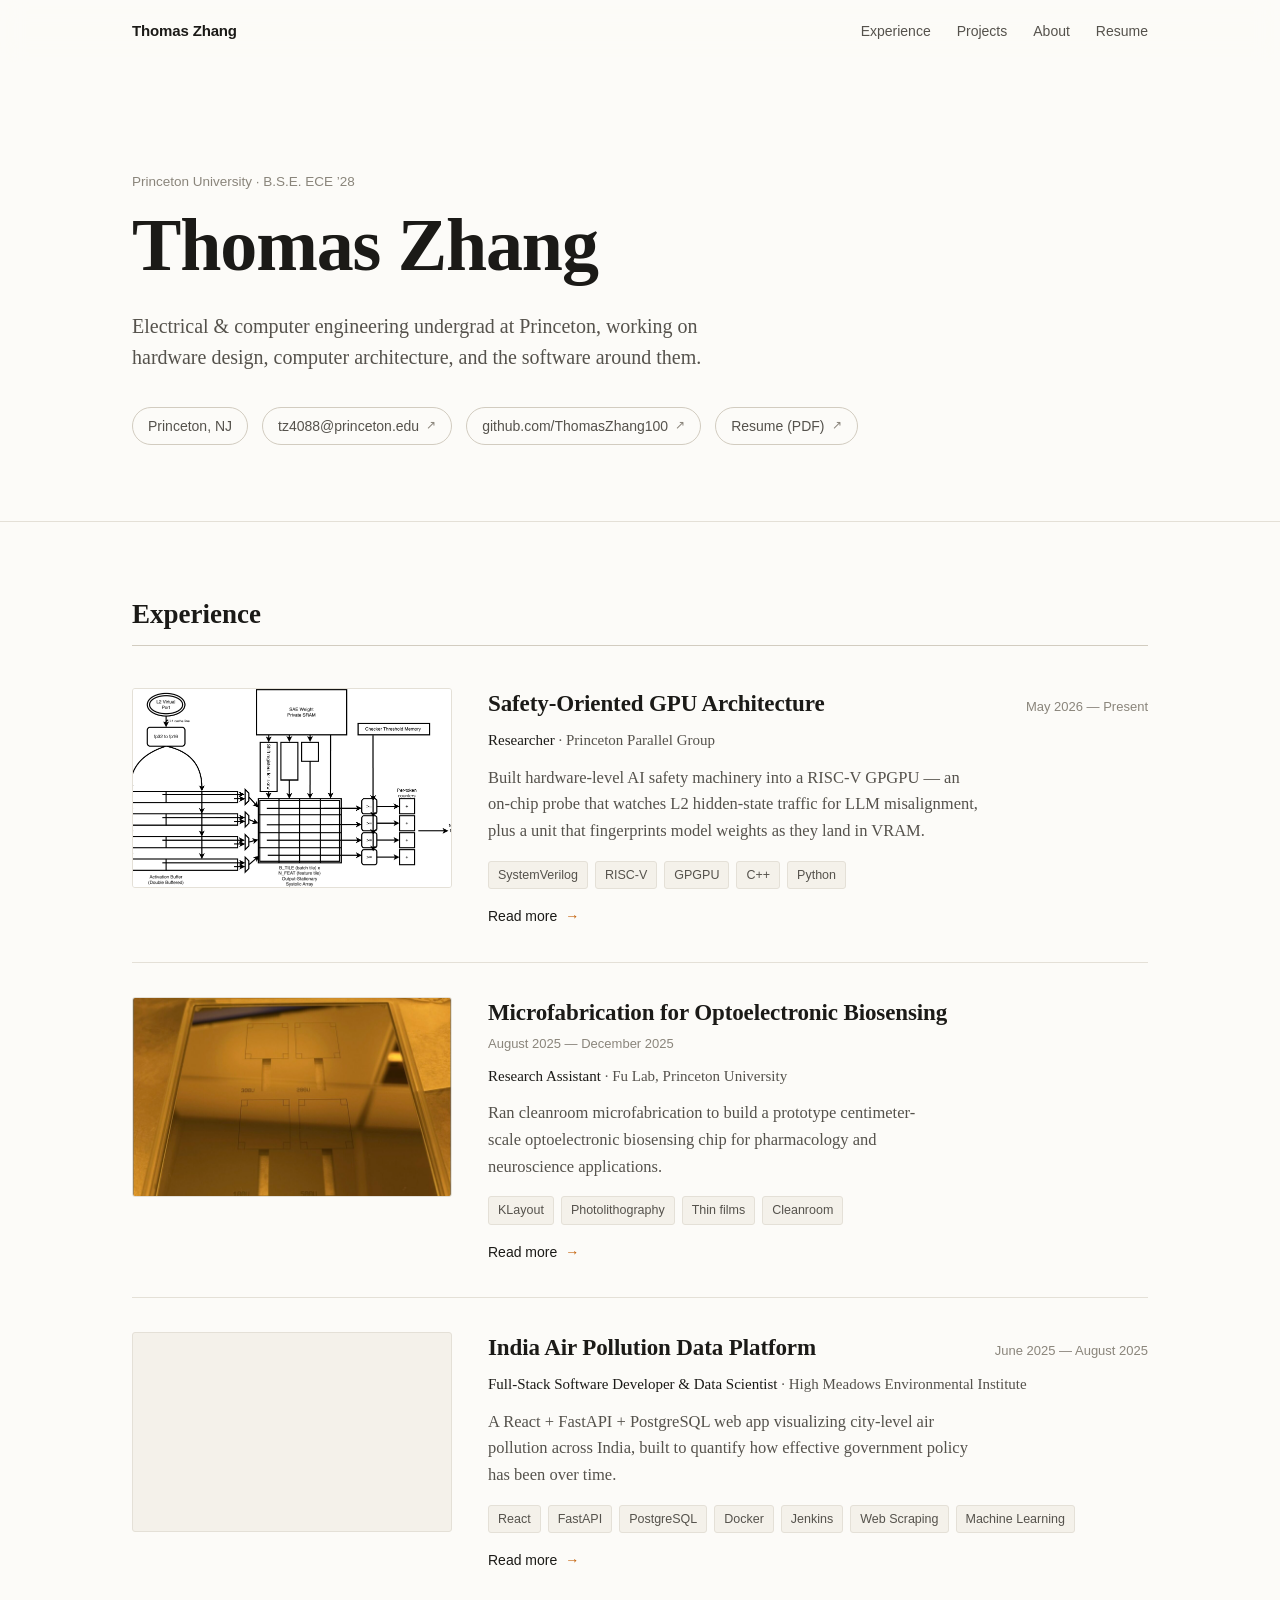
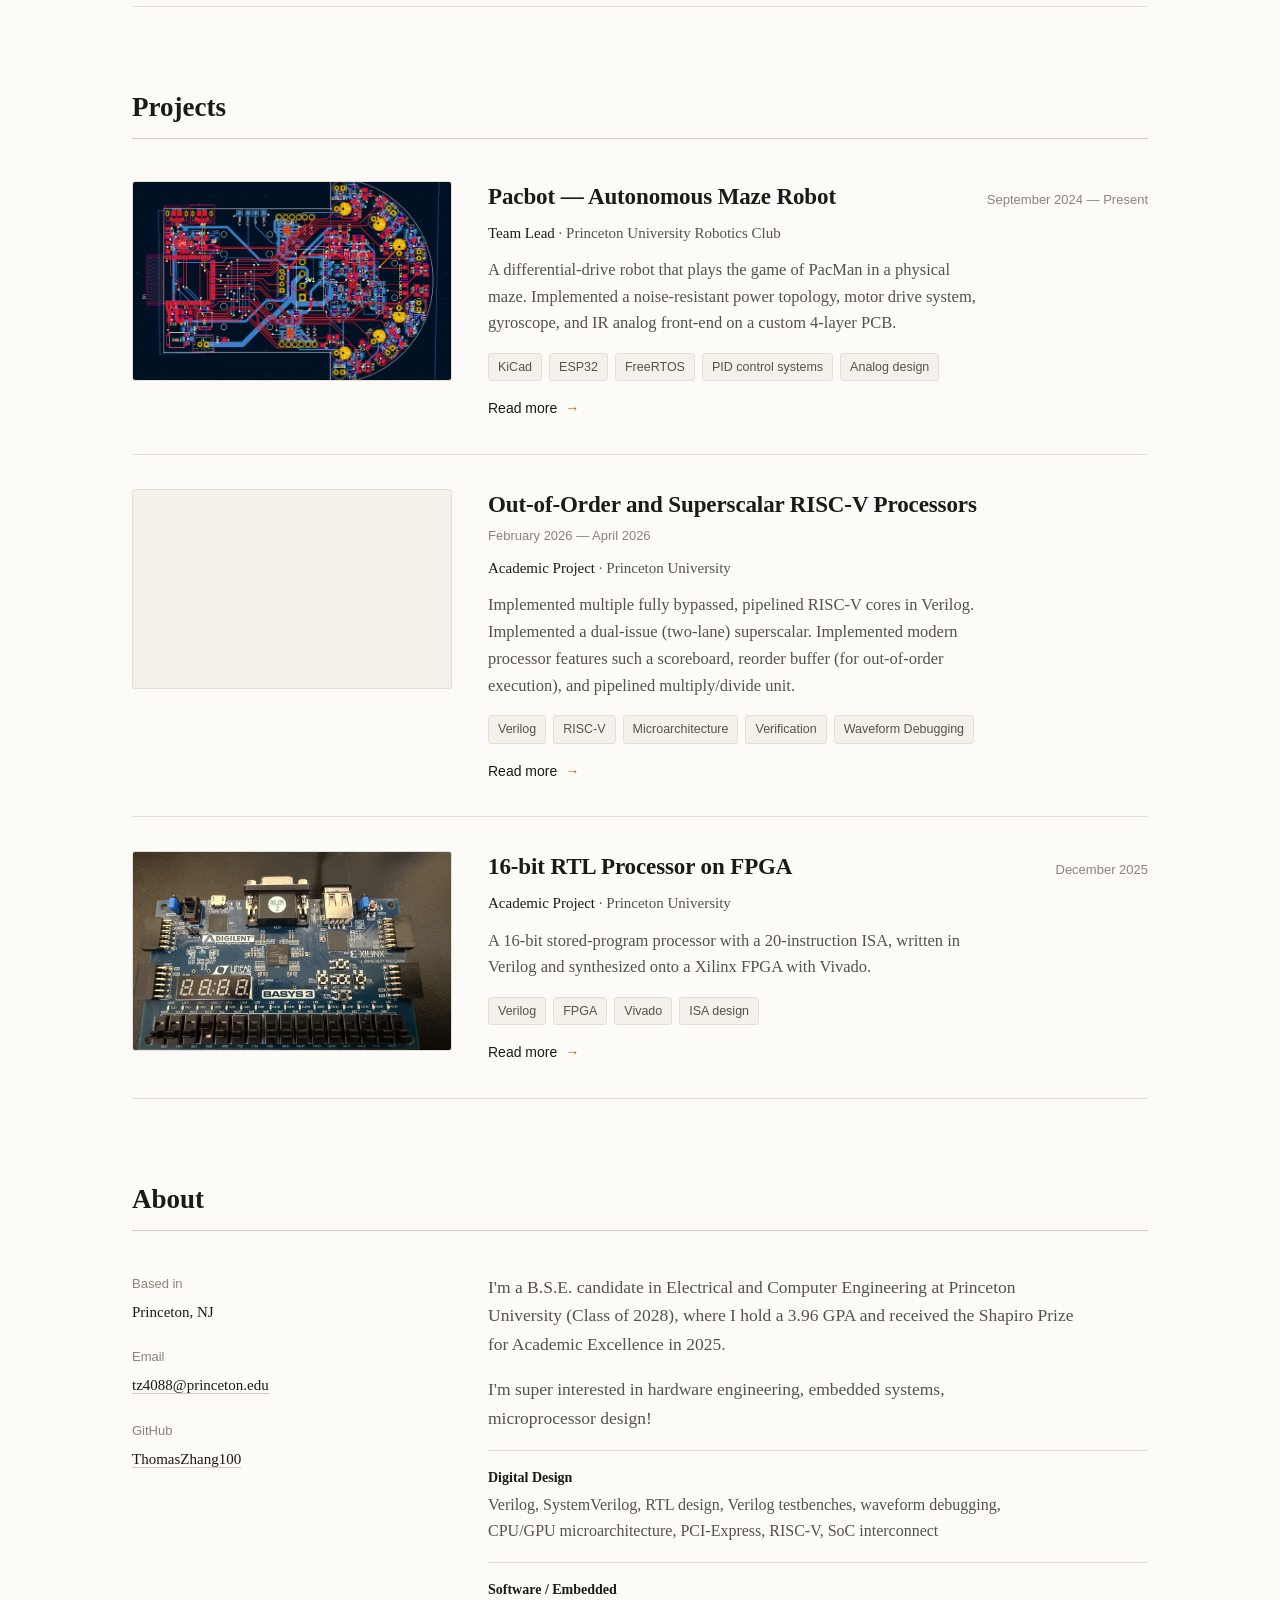
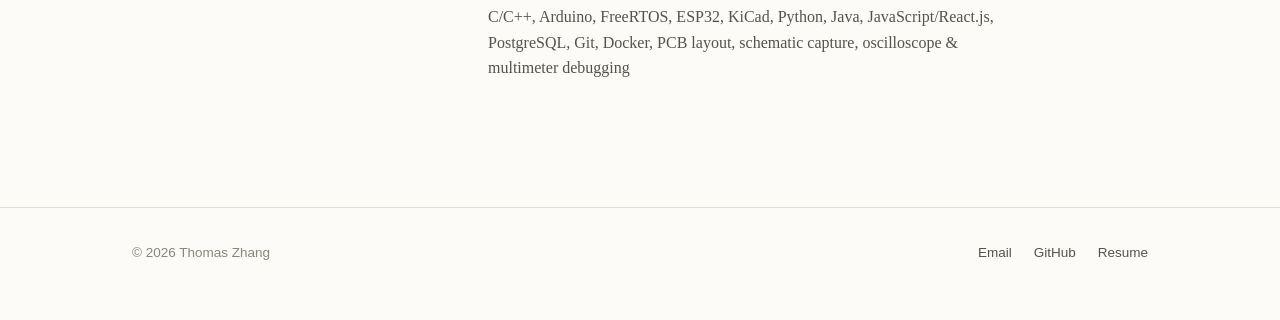
<file: index.html>
<!DOCTYPE html>
<html lang="en">
  <head>
    <meta charset="utf-8" />
    <meta name="viewport" content="width=device-width, initial-scale=1" />
    <title>Thomas Zhang</title>
    <meta
      name="description"
      content="Thomas Zhang — electrical and computer engineering undergraduate at Princeton University. Computer architecture, hardware design, and the software around them."
    />
    <link rel="stylesheet" href="assets/css/style.css" />
    <link
      rel="icon"
      href="data:image/svg+xml,<svg xmlns='http://www.w3.org/2000/svg' viewBox='0 0 100 100'><text y='.9em' font-size='90' font-family='system-ui'>TZ</text></svg>"
    />
  </head>
  <body>
    <header class="site-header" id="siteHeader">
      <div class="wrap">
        <a class="brand" href="index.html">Thomas Zhang</a>
        <nav class="nav">
          <a href="#experience">Experience</a>
          <a href="#projects">Projects</a>
          <a href="#about" class="hide-sm">About</a>
          <a id="navResume" href="#" target="_blank" rel="noopener">Resume</a>
        </nav>
      </div>
    </header>

    <main>
      <section class="hero">
        <div class="wrap">
          <p class="eyebrow" id="heroEyebrow">Princeton University · B.S.E. ECE ’28</p>
          <h1 id="heroName">Thomas Zhang</h1>
          <p class="lede" id="heroTagline"></p>
          <div class="hero-meta" id="heroMeta"></div>
        </div>
      </section>

      <section class="section" id="experience">
        <div class="wrap">
          <div class="section-head">
            <h2>Experience</h2>
          </div>
          <div class="cards" id="cardsExperience"></div>
        </div>
      </section>

      <section class="section" id="projects">
        <div class="wrap">
          <div class="section-head">
            <h2>Projects</h2>
          </div>
          <div class="cards" id="cardsProjects"></div>
        </div>
      </section>

      <section class="section" id="about">
        <div class="wrap">
          <div class="section-head">
            <h2>About</h2>
          </div>
          <div class="about-grid">
            <aside class="about-side" id="aboutSide"></aside>
            <div class="about-main" id="aboutMain"></div>
          </div>
        </div>
      </section>
    </main>

    <footer class="site-footer">
      <div class="wrap">
        <span id="footerNote">© <span id="year"></span> Thomas Zhang</span>
        <div class="footer-links" id="footerLinks"></div>
      </div>
    </footer>

    <script src="assets/js/data.js"></script>
    <script src="assets/js/common.js"></script>
    <script src="assets/js/main.js"></script>
  </body>
</html>
</file>
<file: assets/css/style.css>
/* ============================================================
   Thomas Zhang — personal site
   Warm paper white, hairline rules, no gradients.

   Type: a serif for anything you read (prose, titles), the system
   sans for interface chrome (nav, buttons, tags, dates). The serifs
   are ones that ship with macOS and Windows, so nothing is fetched.
   To go back to an all-sans page, set --text to var(--sans).
   ============================================================ */

:root {
  --bg: #fcfbf8;
  --ink: #1b1a17;
  --ink-soft: #55524c;
  --ink-faint: #8a857b;
  --rule: #e4e0d7;
  --rule-strong: #d2ccc0;
  --surface: #f4f1ea;
  --accent: #c25c00;

  --max: 1080px;
  --pad: 32px;

  --serif: "Iowan Old Style", "Charter", "Palatino Linotype", Palatino,
    "Book Antiqua", Georgia, serif;
  --sans: -apple-system, BlinkMacSystemFont, "Segoe UI", "Helvetica Neue",
    Helvetica, Arial, sans-serif;
  --mono: ui-monospace, SFMono-Regular, "SF Mono", Menlo, Consolas, monospace;
  --text: var(--serif);

  --ease: cubic-bezier(0.22, 0.61, 0.36, 1);
}

* {
  box-sizing: border-box;
}

html {
  scroll-behavior: smooth;
  -webkit-text-size-adjust: 100%;
}

/* No -webkit-font-smoothing here on purpose: forcing greyscale
   antialiasing is what gives a page that thin, uniform, screenshot-y
   look. The OS default renders closer to print. */
body {
  margin: 0;
  background: var(--bg);
  color: var(--ink);
  font-family: var(--text);
  font-size: 17.5px;
  line-height: 1.62;
  text-rendering: optimizeLegibility;
}

img {
  max-width: 100%;
  display: block;
}

a {
  color: inherit;
  text-decoration: none;
}

h1,
h2,
h3,
h4 {
  margin: 0;
  font-family: var(--text);
  font-weight: 600;
  line-height: 1.22;
  text-wrap: balance;
}

p {
  margin: 0 0 1em;
  text-wrap: pretty;
}

::selection {
  background: #2b2822;
  color: var(--bg);
}

/* Interface chrome — anything you click rather than read — stays in the
   system sans, which is what those controls look like everywhere else. */
.nav,
.brand,
.pill,
.tag,
.btn,
.more,
.back,
.card .date,
.entry-meta,
.doc-meta,
.doc-actions,
.site-footer .wrap,
.eyebrow,
.label,
.side-block h4,
.entry-section > h3,
.entry-nav .np span {
  font-family: var(--sans);
}

.wrap {
  max-width: var(--max);
  margin: 0 auto;
  padding: 0 var(--pad);
}

.eyebrow {
  font-size: 13.5px;
  color: var(--ink-faint);
}

/* ----------------------------- header ----------------------------- */

.site-header {
  position: sticky;
  top: 0;
  z-index: 50;
  background: rgba(252, 251, 248, 0.9);
  backdrop-filter: saturate(180%) blur(12px);
  -webkit-backdrop-filter: saturate(180%) blur(12px);
  border-bottom: 1px solid transparent;
  transition: border-color 0.25s var(--ease);
}

.site-header.is-stuck {
  border-bottom-color: var(--rule);
}

.site-header .wrap {
  display: flex;
  align-items: center;
  justify-content: space-between;
  gap: 24px;
  height: 62px;
}

.brand {
  font-weight: 600;
  font-size: 15px;
  letter-spacing: -0.01em;
  white-space: nowrap;
}

.nav {
  display: flex;
  align-items: center;
  gap: 26px;
  font-size: 14px;
  color: var(--ink-soft);
}

.nav a {
  position: relative;
  padding: 2px 0;
  transition: color 0.18s var(--ease);
}

.nav a::after {
  content: "";
  position: absolute;
  left: 0;
  right: 0;
  bottom: -2px;
  height: 1px;
  background: var(--ink);
  transform: scaleX(0);
  transform-origin: left;
  transition: transform 0.28s var(--ease);
}

.nav a:hover {
  color: var(--ink);
}

.nav a:hover::after {
  transform: scaleX(1);
}

@media (max-width: 640px) {
  .nav a.hide-sm {
    display: none;
  }
  .nav {
    gap: 18px;
  }
}

/* ------------------------------ hero ------------------------------ */

.hero {
  padding: 108px 0 76px;
  border-bottom: 1px solid var(--rule);
}

.hero h1 {
  font-size: clamp(42px, 7.4vw, 74px);
  letter-spacing: -0.015em;
  line-height: 1.06;
  margin-bottom: 26px;
}

.hero .lede {
  max-width: 62ch;
  font-size: clamp(17px, 2.1vw, 20px);
  color: var(--ink-soft);
  line-height: 1.55;
  margin-bottom: 34px;
}

.hero-meta {
  display: flex;
  flex-wrap: wrap;
  align-items: center;
  gap: 10px 14px;
  font-size: 14px;
}

.pill {
  display: inline-flex;
  align-items: center;
  gap: 7px;
  padding: 7px 15px;
  border: 1px solid var(--rule-strong);
  border-radius: 999px;
  color: var(--ink-soft);
  transition: border-color 0.2s var(--ease), color 0.2s var(--ease),
    transform 0.2s var(--ease);
}

a.pill:hover {
  color: var(--ink);
  border-color: var(--ink);
  transform: translateY(-1px);
}

.pill .arrow {
  font-size: 12px;
  color: var(--ink-faint);
}

a.pill:hover .arrow {
  color: var(--accent);
}

/* --------------------------- section head -------------------------- */

.section {
  padding: 76px 0 8px;
}

.section-head {
  display: flex;
  align-items: baseline;
  justify-content: space-between;
  gap: 20px;
  padding-bottom: 14px;
  margin-bottom: 8px;
  border-bottom: 1px solid var(--rule-strong);
}

.section-head h2 {
  font-size: 27px;
  font-weight: 600;
}

/* ------------------------------ cards ------------------------------ */

.cards {
  display: flex;
  flex-direction: column;
}

.card {
  display: grid;
  grid-template-columns: 320px 1fr;
  gap: 36px;
  align-items: start;
  padding: 34px 0;
  border-bottom: 1px solid var(--rule);
  transition: opacity 0.6s var(--ease), transform 0.6s var(--ease);
}

.card .thumb {
  position: relative;
  aspect-ratio: 16 / 10;
  overflow: hidden;
  border: 1px solid var(--rule);
  border-radius: 3px;
  background: var(--surface);
}

.card .thumb img {
  width: 100%;
  height: 100%;
  object-fit: cover;
  transition: transform 0.7s var(--ease);
}

.card:hover .thumb img {
  transform: scale(1.035);
}

/* placeholder shown when no image has been added yet */
.thumb.is-empty {
  display: flex;
  align-items: center;
  justify-content: center;
  border-style: dashed;
  border-color: var(--rule-strong);
}

.thumb.is-empty::after {
  content: attr(data-initials);
  font-size: 15px;
  letter-spacing: 0.06em;
  color: var(--ink-faint);
}

.card-body {
  padding-top: 2px;
}

.card-top {
  display: flex;
  flex-wrap: wrap;
  align-items: baseline;
  justify-content: space-between;
  gap: 6px 18px;
  margin-bottom: 10px;
}

.card h3 {
  font-size: 23px;
  letter-spacing: -0.005em;
}

.card .date {
  font-size: 13px;
  color: var(--ink-faint);
  white-space: nowrap;
}

.card .org {
  font-size: 15px;
  color: var(--ink-soft);
  margin-bottom: 12px;
}

.card .org .role {
  color: var(--ink);
}

.card .blurb {
  color: var(--ink-soft);
  font-size: 16.5px;
  max-width: 60ch;
  margin-bottom: 16px;
}

.tags {
  display: flex;
  flex-wrap: wrap;
  gap: 7px;
  margin-bottom: 16px;
}

.tag {
  font-size: 12.5px;
  color: var(--ink-soft);
  background: var(--surface);
  border: 1px solid var(--rule);
  border-radius: 3px;
  padding: 3px 9px;
}

.more {
  display: inline-flex;
  align-items: center;
  gap: 8px;
  font-size: 14px;
  font-weight: 500;
  color: var(--ink);
}

.more::after {
  content: "→";
  transition: transform 0.28s var(--ease);
  color: var(--accent);
}

.card:hover .more::after {
  transform: translateX(5px);
}

.card-foot {
  display: flex;
  align-items: center;
  justify-content: space-between;
  gap: 18px;
}

@media (max-width: 820px) {
  .card {
    grid-template-columns: 1fr;
    gap: 20px;
    padding: 30px 0;
  }
  .card .thumb {
    max-width: 420px;
  }
}

/* --------------------------- reveal on scroll --------------------- */

.reveal {
  opacity: 0;
  transform: translateY(18px);
}

.reveal.in {
  opacity: 1;
  transform: none;
}

@media (prefers-reduced-motion: reduce) {
  html {
    scroll-behavior: auto;
  }
  .reveal {
    opacity: 1;
    transform: none;
  }
  * {
    transition-duration: 0.01ms !important;
  }
}

/* ------------------------------ about ------------------------------ */

.about-grid {
  display: grid;
  grid-template-columns: 320px 1fr;
  gap: 36px;
  padding: 34px 0 10px;
}

.about-grid p {
  color: var(--ink-soft);
  max-width: 68ch;
}

.about-side .label {
  font-size: 13px;
  color: var(--ink-faint);
  margin-bottom: 6px;
}

.about-side .val {
  font-size: 15px;
  margin-bottom: 22px;
}

.skill-block {
  padding: 18px 0;
  border-top: 1px solid var(--rule);
}

.skill-block h4 {
  font-size: 14px;
  margin-bottom: 6px;
}

.skill-block p {
  color: var(--ink-soft);
  font-size: 16px;
  margin: 0;
}

@media (max-width: 820px) {
  .about-grid {
    grid-template-columns: 1fr;
    gap: 24px;
  }
}

/* ------------------------------ footer ----------------------------- */

.site-footer {
  margin-top: 90px;
  border-top: 1px solid var(--rule);
  padding: 34px 0 56px;
}

.site-footer .wrap {
  display: flex;
  flex-wrap: wrap;
  gap: 14px 26px;
  justify-content: space-between;
  align-items: center;
  font-size: 13.5px;
  color: var(--ink-faint);
}

.site-footer a {
  color: var(--ink-soft);
  transition: color 0.18s var(--ease);
}

.site-footer a:hover {
  color: var(--ink);
}

.footer-links {
  display: flex;
  gap: 22px;
}

/* --------------------------- entry (detail) ------------------------ */

.entry-head {
  padding: 68px 0 40px;
}

.back {
  display: inline-flex;
  align-items: center;
  gap: 8px;
  font-size: 14px;
  color: var(--ink-soft);
  margin-bottom: 44px;
  transition: color 0.18s var(--ease);
}

.back::before {
  content: "←";
  transition: transform 0.28s var(--ease);
}

.back:hover {
  color: var(--ink);
}

.back:hover::before {
  transform: translateX(-4px);
}

.entry-head h1 {
  font-size: clamp(31px, 4.8vw, 48px);
  letter-spacing: -0.012em;
  line-height: 1.12;
  margin: 12px 0 18px;
  /* Wide enough that a hyphenated name like RISC-V doesn't get split
     across lines at its own hyphen. */
  max-width: 28ch;
}

.entry-meta {
  display: flex;
  flex-wrap: wrap;
  align-items: center;
  gap: 8px 14px;
  font-size: 15px;
  color: var(--ink-soft);
  padding-bottom: 30px;
  border-bottom: 1px solid var(--rule-strong);
}

.entry-meta .sep {
  color: var(--rule-strong);
}

.entry-meta .when {
  font-size: 14px;
  color: var(--ink-faint);
}

.entry-hero {
  margin: 40px 0 8px;
  padding: 0;
  border: 1px solid var(--rule);
  border-radius: 3px;
  overflow: hidden;
}

.entry-hero img {
  width: 100%;
  max-height: 560px;
  object-fit: cover;
}

/* Diagrams lose their meaning when the edges are cropped off, so an entry
   can ask for the whole image: no height cap, natural aspect ratio. */
.entry-hero.is-contain {
  background: var(--surface);
}

.entry-hero.is-contain img {
  max-height: none;
  object-fit: contain;
}

/* The card frame stays 16:10 for a consistent feed; the image letterboxes
   inside it rather than being cut down to fit. */
.card .thumb.is-contain img {
  object-fit: contain;
}

.entry-body {
  display: grid;
  grid-template-columns: 1fr 260px;
  gap: 56px;
  padding: 46px 0 20px;
  align-items: start;
}

.entry-lede p {
  font-size: 19.5px;
  line-height: 1.58;
  color: var(--ink);
  max-width: 68ch;
}

.entry-section {
  padding-top: 34px;
  margin-top: 34px;
  border-top: 1px solid var(--rule);
}

.entry-section h3 {
  font-size: 14px;
  font-weight: 600;
  color: var(--ink-faint);
  margin-bottom: 16px;
}

.entry-section ul {
  margin: 0;
  padding: 0;
  list-style: none;
  max-width: 68ch;
}

.entry-section li {
  position: relative;
  padding-left: 22px;
  margin-bottom: 13px;
  color: var(--ink-soft);
}

.entry-section li::before {
  content: "";
  position: absolute;
  left: 0;
  top: 0.72em;
  width: 9px;
  height: 1px;
  background: var(--accent);
}

.entry-side .side-block {
  padding-bottom: 22px;
  margin-bottom: 22px;
  border-bottom: 1px solid var(--rule);
}

.entry-side .side-block:last-child {
  border-bottom: 0;
}

.entry-side h4 {
  font-size: 13px;
  font-weight: 600;
  color: var(--ink-faint);
  margin-bottom: 12px;
}

.entry-side a.side-link {
  display: block;
  font-size: 15.5px;
  color: var(--ink);
  word-break: break-word;
  margin-bottom: 8px;
  border-bottom: 1px solid var(--rule-strong);
  padding-bottom: 8px;
  transition: border-color 0.2s var(--ease);
}

.entry-side a.side-link:hover {
  border-color: var(--accent);
}

/* ------------------------- paper / report card --------------------- */

/* Header card and inline viewer read as a single bordered object. */
.doc-wrap {
  border: 1px solid var(--rule);
  border-radius: 4px;
  overflow: hidden;
}

.doc-card {
  display: flex;
  gap: 28px;
  align-items: flex-start;
  padding: 26px;
}

.doc-info {
  flex: 1;
  min-width: 0;
}

/* The live viewer below already shows page one, so the cover only earns
   its place on small screens, where the viewer is hidden. */
.doc-cover {
  display: none;
  flex: none;
  width: 172px;
  border: 1px solid var(--rule);
  border-radius: 2px;
  overflow: hidden;
  transition: border-color 0.25s var(--ease), transform 0.3s var(--ease);
}

.doc-cover:hover {
  border-color: var(--rule-strong);
  transform: translateY(-2px);
}

.doc-cover img {
  width: 100%;
  display: block;
}

.doc-meta {
  display: flex;
  flex-wrap: wrap;
  align-items: center;
  gap: 7px;
  font-size: 13px;
  color: var(--ink-faint);
  margin-bottom: 11px;
}

.doc-meta .sep {
  color: var(--rule-strong);
}

.doc-title {
  font-size: 20px;
  line-height: 1.3;
  letter-spacing: -0.005em;
  margin-bottom: 10px;
}

.doc-title a {
  background-image: linear-gradient(var(--ink), var(--ink));
  background-repeat: no-repeat;
  background-size: 0% 1px;
  background-position: 0 100%;
  transition: background-size 0.35s var(--ease);
}

.doc-title a:hover {
  background-size: 100% 1px;
}

.doc-authors {
  font-size: 15.5px;
  color: var(--ink);
  margin-bottom: 2px;
}

.doc-venue {
  font-size: 14.5px;
  color: var(--ink-faint);
  margin-bottom: 14px;
}

.doc-summary {
  font-size: 15.5px;
  line-height: 1.6;
  color: var(--ink-soft);
  margin-bottom: 20px;
}

.doc-actions {
  display: flex;
  flex-wrap: wrap;
  gap: 10px;
}

.btn {
  display: inline-flex;
  align-items: center;
  gap: 8px;
  padding: 9px 17px;
  border-radius: 999px;
  border: 1px solid var(--ink);
  background: var(--ink);
  color: #fff;
  font-family: inherit;
  font-size: 13.5px;
  line-height: 1.2;
  cursor: pointer;
  transition: transform 0.2s var(--ease), border-color 0.2s var(--ease),
    background-color 0.2s var(--ease), color 0.2s var(--ease);
}

.btn:hover {
  transform: translateY(-1px);
}

.btn .arrow {
  font-size: 12px;
  color: rgba(255, 255, 255, 0.72);
}

.btn-ghost {
  background: transparent;
  color: var(--ink);
  border-color: var(--rule-strong);
}

.btn-ghost:hover {
  border-color: var(--ink);
}

.doc-preview {
  border-top: 1px solid var(--rule);
  background: var(--surface);
}

.doc-preview iframe {
  display: block;
  width: 100%;
  height: clamp(560px, 82vh, 900px);
  border: 0;
}

@media (max-width: 700px) {
  .doc-card {
    flex-direction: column;
    gap: 20px;
    padding: 22px;
  }
  /* Embedded PDF viewers are unreliable on phones: show the cover and
     let the buttons hand the file to the OS viewer instead. */
  .doc-cover {
    display: block;
  }
  .doc-preview {
    display: none;
  }
}

/* Stacked figures: image, caption, then room for prose before the next one. */
.entry-figures .fig-block + .fig-block {
  margin-top: 52px;
}

.entry-figures .fig {
  margin: 4px 0 0;
}

/* Sized by height so portraits and wide diagrams sit at a similar weight
   on the page; the border hugs the image rather than the column. */
.entry-figures .fig img {
  max-width: 100%;
  max-height: 520px;
  width: auto;
  border: 1px solid var(--rule);
  border-radius: 3px;
}

/* Video gets the full column — a screen recording is unreadable when it is
   scaled down to match the height cap that suits stills. */
.entry-figures .fig video {
  display: block;
  width: 100%;
  height: auto;
  border: 1px solid var(--rule);
  border-radius: 3px;
  background: var(--surface);
}

.entry-figures .fig figcaption {
  font-size: 14px;
  line-height: 1.5;
  color: var(--ink-faint);
  margin-top: 10px;
  max-width: 62ch;
}

/* `tall: true` raises the height cap for a page-shaped diagram, which is
   unreadable when it is squeezed into the height that suits a photo. */
.entry-figures .fig.is-tall img {
  max-height: 880px;
}

/* `wide: true` lets a dense diagram or screen recording spill across the
   sidebar gutter (260px column + 56px gap) instead of squeezing into the
   text measure. Collapses back to the column once the layout stacks. */
@media (min-width: 901px) {
  .entry-figures .fig.is-wide {
    width: calc(100% + 316px);
    max-width: none;
  }
  .entry-figures .fig.is-wide img {
    max-height: none;
  }
}

.entry-figures .fig-text {
  margin-top: 20px;
}

.entry-figures .fig-text p {
  color: var(--ink-soft);
  max-width: 68ch;
}

.entry-figures .fig-text p + p {
  margin-top: 13px;
}

.gallery {
  display: grid;
  grid-template-columns: repeat(auto-fit, minmax(280px, 1fr));
  gap: 20px;
  padding: 20px 0 10px;
}

.gallery figure {
  margin: 0;
}

.gallery img {
  width: 100%;
  border: 1px solid var(--rule);
  border-radius: 3px;
}

.gallery figcaption {
  font-size: 14px;
  color: var(--ink-faint);
  margin-top: 8px;
}

.entry-nav {
  display: flex;
  justify-content: space-between;
  gap: 20px;
  padding: 34px 0 0;
  border-top: 1px solid var(--rule);
  font-size: 15px;
}

.entry-nav .np {
  color: var(--ink-soft);
  max-width: 46%;
  transition: color 0.18s var(--ease);
}

.entry-nav .np:hover {
  color: var(--ink);
}

.entry-nav .np span {
  display: block;
  font-size: 13px;
  color: var(--ink-faint);
  margin-bottom: 4px;
}

@media (max-width: 900px) {
  .entry-body {
    grid-template-columns: 1fr;
    gap: 34px;
  }
  .entry-side {
    order: 2;
  }
}
</file>
